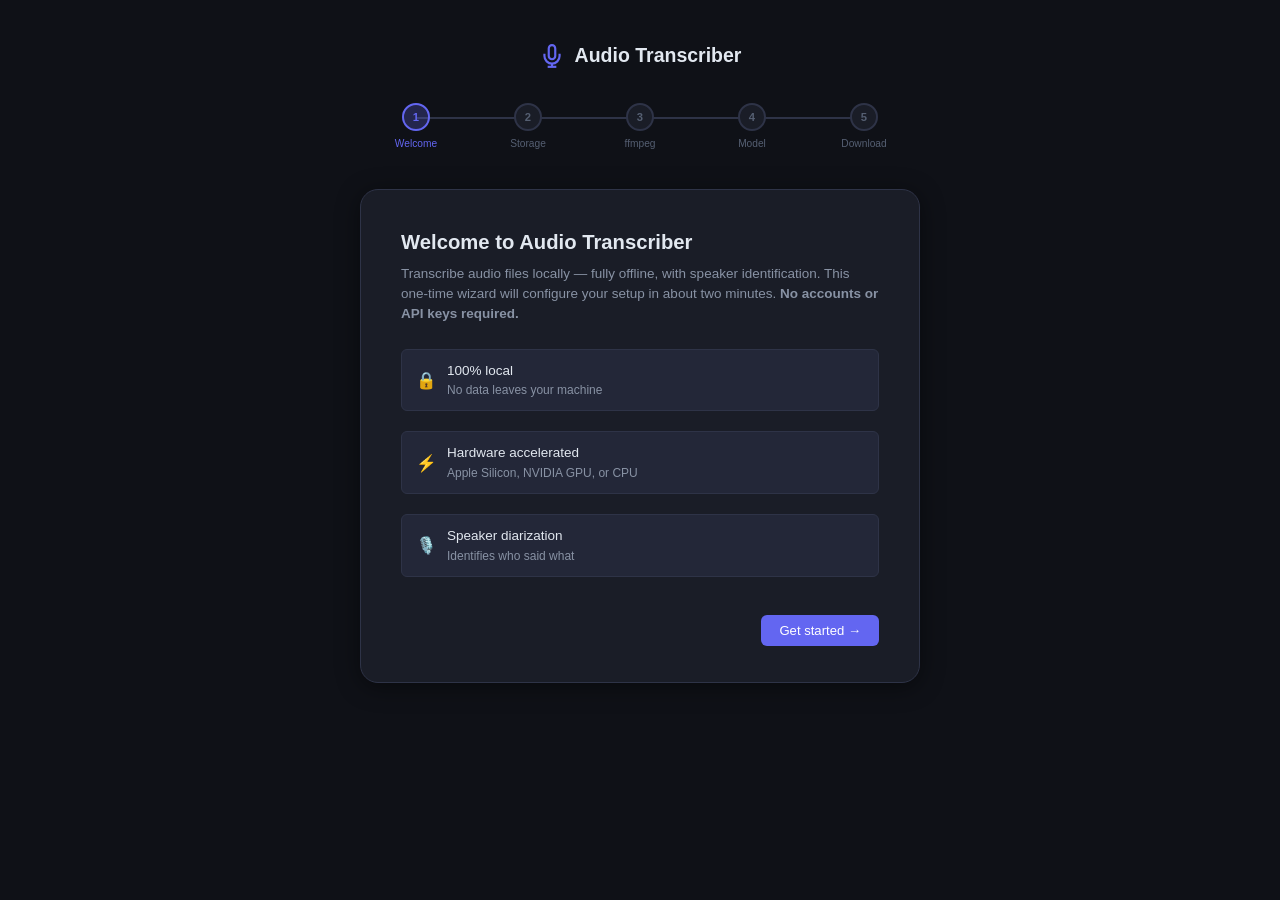
<file: app/templates/setup.html>
<!DOCTYPE html>
<html lang="en" data-theme="dark">
<head>
  <meta charset="UTF-8" />
  <meta name="viewport" content="width=device-width, initial-scale=1.0" />
  <title>Setup — Audio Transcriber</title>
  <link rel="stylesheet" href="/static/style.css" />
  <style>
    .setup-shell {
      min-height: 100vh;
      display: flex;
      flex-direction: column;
      align-items: center;
      justify-content: flex-start;
      padding: 40px 16px 60px;
      background: var(--bg);
    }

    .setup-logo {
      display: flex;
      align-items: center;
      gap: 10px;
      font-size: 1.3rem;
      font-weight: 700;
      color: var(--text);
      margin-bottom: 32px;
    }
    .setup-logo svg { color: var(--accent); }

    /* Step breadcrumb */
    .step-bar {
      display: flex;
      align-items: center;
      gap: 0;
      margin-bottom: 36px;
      width: 100%;
      max-width: 560px;
    }

    .step-crumb {
      display: flex;
      flex-direction: column;
      align-items: center;
      gap: 5px;
      flex: 1;
      position: relative;
    }

    .step-crumb::before {
      content: '';
      position: absolute;
      top: 14px;
      left: -50%;
      width: 100%;
      height: 2px;
      background: var(--border);
      z-index: 0;
    }
    .step-crumb:first-child::before { display: none; }
    .step-crumb.done::before { background: var(--accent); }

    .step-num {
      width: 28px; height: 28px;
      border-radius: 50%;
      border: 2px solid var(--border);
      background: var(--surface);
      display: grid;
      place-items: center;
      font-size: 0.75rem;
      font-weight: 700;
      color: var(--text-dim);
      z-index: 1;
      transition: all .25s;
    }
    .step-crumb.active .step-num {
      border-color: var(--accent);
      color: var(--accent);
      background: var(--accent-glow);
    }
    .step-crumb.done .step-num {
      border-color: var(--accent);
      background: var(--accent);
      color: #fff;
    }

    .step-crumb-label {
      font-size: 0.68rem;
      color: var(--text-dim);
      white-space: nowrap;
    }
    .step-crumb.active .step-crumb-label { color: var(--accent); }
    .step-crumb.done   .step-crumb-label { color: var(--text-muted); }

    /* Card */
    .setup-card {
      width: 100%;
      max-width: 560px;
      background: var(--surface);
      border: 1px solid var(--border);
      border-radius: var(--radius-lg);
      padding: 36px 40px;
      box-shadow: var(--shadow);
      animation: fade-up .25s ease;
    }

    .setup-step { display: none; }
    .setup-step.active { display: block; }

    .setup-heading {
      font-size: 1.35rem;
      font-weight: 700;
      margin-bottom: 6px;
    }

    .setup-sub {
      color: var(--text-muted);
      font-size: 0.9rem;
      margin-bottom: 24px;
      line-height: 1.5;
    }

    .setup-footer {
      display: flex;
      justify-content: flex-end;
      gap: 10px;
      margin-top: 28px;
    }

    /* Check item */
    .check-item {
      display: flex;
      align-items: center;
      gap: 10px;
      padding: 10px 14px;
      border-radius: var(--radius-sm);
      border: 1px solid var(--border);
      background: var(--surface-2);
      margin-bottom: 10px;
    }
    .check-icon { font-size: 1.1rem; flex-shrink: 0; }
    .check-label { font-weight: 500; font-size: 0.9rem; }
    .check-detail { font-size: 0.8rem; color: var(--text-muted); }

    /* Download progress */
    .dl-item {
      margin-bottom: 16px;
    }
    .dl-label {
      display: flex;
      justify-content: space-between;
      font-size: 0.85rem;
      margin-bottom: 6px;
    }
    .dl-pct { color: var(--text-muted); }
    .dl-bar-wrap {
      background: var(--surface-2);
      border-radius: 99px;
      height: 6px;
      overflow: hidden;
    }
    .dl-bar {
      height: 100%;
      border-radius: 99px;
      background: linear-gradient(90deg, var(--accent), #818cf8);
      background-size: 200% 100%;
      width: 0%;
      transition: width .35s ease;
    }
    .dl-bar.running { animation: shimmer 1.4s linear infinite; }

    .install-hint {
      background: var(--surface-2);
      border: 1px solid var(--border);
      border-radius: var(--radius-sm);
      padding: 10px 14px;
      font-family: monospace;
      font-size: 0.82rem;
      color: var(--text-muted);
      margin-top: 8px;
    }
  </style>
</head>
<body>
<div class="setup-shell">
  <div class="setup-logo">
    <svg width="26" height="26" viewBox="0 0 24 24" fill="none" stroke="currentColor" stroke-width="2">
      <path d="M12 2a3 3 0 0 0-3 3v7a3 3 0 0 0 6 0V5a3 3 0 0 0-3-3z"/>
      <path d="M19 10v2a7 7 0 0 1-14 0v-2"/>
      <line x1="12" y1="19" x2="12" y2="22"/>
      <line x1="8" y1="22" x2="16" y2="22"/>
    </svg>
    Audio Transcriber
  </div>

  <!-- Step indicator -->
  <div class="step-bar" id="step-bar">
    <div class="step-crumb active" data-step="1"><div class="step-num">1</div><span class="step-crumb-label">Welcome</span></div>
    <div class="step-crumb" data-step="2"><div class="step-num">2</div><span class="step-crumb-label">Storage</span></div>
    <div class="step-crumb" data-step="3"><div class="step-num">3</div><span class="step-crumb-label">ffmpeg</span></div>
    <div class="step-crumb" data-step="4"><div class="step-num">4</div><span class="step-crumb-label">Model</span></div>
    <div class="step-crumb" data-step="5"><div class="step-num">5</div><span class="step-crumb-label">Download</span></div>
  </div>

  <div class="setup-card">

    <!-- Step 1: Welcome -->
    <div class="setup-step active" id="step-1">
      <div class="setup-heading">Welcome to Audio Transcriber</div>
      <div class="setup-sub">
        Transcribe audio files locally — fully offline, with speaker identification.
        This one-time wizard will configure your setup in about two minutes.
        <strong>No accounts or API keys required.</strong>
      </div>
      <div style="display:flex;flex-direction:column;gap:10px;margin-bottom:8px">
        <div class="check-item">
          <span class="check-icon">🔒</span>
          <div><div class="check-label">100% local</div><div class="check-detail">No data leaves your machine</div></div>
        </div>
        <div class="check-item">
          <span class="check-icon">⚡</span>
          <div><div class="check-label">Hardware accelerated</div><div class="check-detail">Apple Silicon, NVIDIA GPU, or CPU</div></div>
        </div>
        <div class="check-item">
          <span class="check-icon">🎙️</span>
          <div><div class="check-label">Speaker diarization</div><div class="check-detail">Identifies who said what</div></div>
        </div>
      </div>
      <div class="setup-footer">
        <button type="button" class="btn btn-primary" id="step1-next">Get started →</button>
      </div>
    </div>

    <!-- Step 2: Storage -->
    <div class="setup-step" id="step-2">
      <div class="setup-heading">Storage location</div>
      <div class="setup-sub">Where should transcriptions and audio files be saved?</div>
      <div class="form-group">
        <label class="form-label">Directory</label>
        <input type="text" class="form-input" id="setup-storage-dir" value="" placeholder="~/AudioTranscriptions" />
        <span class="form-hint" id="storage-hint"></span>
      </div>
      <div class="setup-footer">
        <button type="button" class="btn btn-ghost" id="step2-back">← Back</button>
        <button type="button" class="btn btn-primary" id="step2-next">Next →</button>
      </div>
    </div>

    <!-- Step 3: ffmpeg check -->
    <div class="setup-step" id="step-3">
      <div class="setup-heading">System check</div>
      <div class="setup-sub">Verifying that required system tools are available.</div>
      <div id="ffmpeg-status" style="margin-bottom:16px">
        <div class="check-item">
          <span class="spinner" style="width:18px;height:18px"></span>
          <div><div class="check-label">Checking ffmpeg …</div></div>
        </div>
      </div>
      <div id="ffmpeg-hint" style="display:none"></div>
      <div class="setup-footer">
        <button type="button" class="btn btn-ghost" id="step3-back">← Back</button>
        <button type="button" class="btn btn-primary" id="step3-next" disabled>Next →</button>
      </div>
    </div>

    <!-- Step 4: Model size -->
    <div class="setup-step" id="step-4">
      <div class="setup-heading">Choose model size</div>
      <div class="setup-sub">
        Larger models produce more accurate transcriptions but require more memory.
        Badges show what can run accelerated on your hardware.
      </div>
      <div class="model-cards" id="setup-model-cards" style="margin-bottom:8px">
        <div style="color:var(--text-dim)">Loading hardware info …</div>
      </div>
      <div class="setup-footer">
        <button type="button" class="btn btn-ghost" id="step4-back">← Back</button>
        <button type="button" class="btn btn-primary" id="step4-next">Next →</button>
      </div>
    </div>

    <!-- Step 5: Download -->
    <div class="setup-step" id="step-5">
      <div class="setup-heading">Downloading models</div>
      <div class="setup-sub">
        Models are downloaded once to your local cache (~80 MB for diarization, varies for Whisper).
        This may take a few minutes depending on your internet speed.
      </div>

      <div class="dl-item">
        <div class="dl-label"><span>Diarization models (ECAPA-TDNN + VAD)</span><span class="dl-pct" id="dl-pct-diarization">0%</span></div>
        <div class="dl-bar-wrap"><div class="dl-bar" id="dl-bar-diarization"></div></div>
      </div>
      <div class="dl-item">
        <div class="dl-label"><span id="dl-whisper-label">Whisper model</span><span class="dl-pct" id="dl-pct-whisper">0%</span></div>
        <div class="dl-bar-wrap"><div class="dl-bar" id="dl-bar-whisper"></div></div>
      </div>

      <div id="dl-log" style="font-size:.82rem;color:var(--text-muted);min-height:1.4em;margin-top:8px"></div>
      <div id="dl-error" style="color:var(--red);font-size:.85rem;margin-top:8px;display:none"></div>

      <div class="setup-footer">
        <button type="button" class="btn btn-primary" id="step5-start" style="min-width:130px">Start download</button>
        <button type="button" class="btn btn-primary" id="step5-finish" style="display:none">Open app →</button>
      </div>
    </div>

  </div><!-- /setup-card -->
</div><!-- /setup-shell -->

<script src="/static/setup.js"></script>
</body>
</html>
</file>
<file: static/style.css>
/* =========================================================
   Audio Transcriber — Design System
   ========================================================= */

/* ── CSS custom properties ─────────────────────────────── */
:root {
  --bg:          #0f1117;
  --surface:     #1a1d27;
  --surface-2:   #232738;
  --border:      #2e3347;
  --accent:      #6366f1;
  --accent-dim:  #4f52c9;
  --accent-glow: rgba(99, 102, 241, 0.25);
  --text:        #e2e8f0;
  --text-muted:  #8892a4;
  --text-dim:    #555f72;
  --green:       #22c55e;
  --yellow:      #eab308;
  --red:         #ef4444;
  --radius-sm:   6px;
  --radius:      12px;
  --radius-lg:   18px;
  --shadow:      0 4px 24px rgba(0,0,0,.45);
  --shadow-sm:   0 2px 8px rgba(0,0,0,.3);
  --transition:  180ms ease;

  /* Speaker colors (hue rotation, 8 speakers) */
  --sp1: hsl(240,70%,65%);
  --sp2: hsl(287,65%,60%);
  --sp3: hsl(340,70%,60%);
  --sp4: hsl(28, 80%,58%);
  --sp5: hsl(75, 65%,52%);
  --sp6: hsl(170,60%,50%);
  --sp7: hsl(200,70%,58%);
  --sp8: hsl(55, 75%,55%);
}

[data-theme="light"] {
  --bg:        #f4f6fb;
  --surface:   #ffffff;
  --surface-2: #eef0f8;
  --border:    #d5d9e9;
  --text:      #1a1d2e;
  --text-muted:#5a6075;
  --text-dim:  #9aa0b5;
  --shadow:    0 4px 24px rgba(0,0,0,.10);
  --shadow-sm: 0 2px 8px rgba(0,0,0,.07);
}

[data-theme="light"] .top-nav {
  background: rgba(244, 246, 251, 0.82);
}
[data-theme="light"] .card,
[data-theme="light"] .tx-card,
[data-theme="light"] .viewer-body {
  background: rgba(255, 255, 255, 0.82);
}
[data-theme="light"] .file-preview,
[data-theme="light"] .hw-strip {
  background: rgba(238, 240, 248, 0.82);
}
[data-theme="light"] .bg-orbs::before {
  background: radial-gradient(circle, rgba(99,102,241,0.04) 0%, transparent 70%);
}
[data-theme="light"] .bg-orbs::after {
  background: radial-gradient(circle, rgba(129,140,248,0.03) 0%, transparent 70%);
}

/* ── Reset & base ───────────────────────────────────────── */
*, *::before, *::after { box-sizing: border-box; margin: 0; padding: 0; }

html { font-size: 15px; }

body {
  background: var(--bg);
  color: var(--text);
  font-family: -apple-system, BlinkMacSystemFont, "Inter", "Segoe UI", sans-serif;
  line-height: 1.6;
  min-height: 100vh;
  overflow-x: hidden;
}

a { color: var(--accent); text-decoration: none; }
a:hover { text-decoration: underline; }

button, input, select, textarea {
  font-family: inherit;
  font-size: inherit;
}

/* ── Scrollbar ──────────────────────────────────────────── */
::-webkit-scrollbar { width: 6px; height: 6px; }
::-webkit-scrollbar-track { background: var(--bg); }
::-webkit-scrollbar-thumb { background: var(--border); border-radius: 3px; }

/* ── Keyframes ──────────────────────────────────────────── */
@keyframes fade-up {
  from { opacity: 0; transform: translateY(16px); }
  to   { opacity: 1; transform: translateY(0); }
}

@keyframes fade-in {
  from { opacity: 0; }
  to   { opacity: 1; }
}

@keyframes shimmer {
  0%   { background-position: -200% 0; }
  100% { background-position:  200% 0; }
}

@keyframes pulse-border {
  0%, 100% { border-color: var(--border); }
  50%       { border-color: var(--accent); }
}

@keyframes spin {
  to { transform: rotate(360deg); }
}

@keyframes check-draw {
  from { stroke-dashoffset: 20; }
  to   { stroke-dashoffset: 0; }
}

@keyframes toast-slide-in {
  from { transform: translateX(calc(100% + 28px)); opacity: 0; }
  to   { transform: translateX(0); opacity: 1; }
}

@keyframes upload-breathe {
  0%, 100% { box-shadow: 0 0 0 transparent; }
  50%       { box-shadow: 0 0 40px rgba(99,102,241,0.13), inset 0 0 20px rgba(99,102,241,0.04); }
}

@keyframes card-spring-in {
  from { opacity: 0; transform: translateY(20px) scale(0.97); }
  to   { opacity: 1; transform: translateY(0) scale(1); }
}

@keyframes wave-bar {
  from { transform: scaleY(0.35); opacity: 0.22; }
  to   { transform: scaleY(1);    opacity: 0.5; }
}

@keyframes ripple-ring {
  0%   { transform: scale(1);   opacity: 0.55; }
  100% { transform: scale(1.9); opacity: 0; }
}

/* ── Layout ─────────────────────────────────────────────── */
.app-shell {
  display: grid;
  grid-template-rows: 56px 1fr;
  min-height: 100vh;
}

/* ── Top nav ────────────────────────────────────────────── */
.top-nav {
  display: flex;
  align-items: center;
  gap: 16px;
  padding: 0 24px;
  background: rgba(26, 29, 39, 0.78);
  backdrop-filter: blur(14px);
  -webkit-backdrop-filter: blur(14px);
  border-bottom: 1px solid var(--border);
  position: sticky;
  top: 0;
  z-index: 100;
}

.nav-logo {
  display: flex;
  align-items: center;
  gap: 8px;
  font-weight: 700;
  font-size: 1rem;
  white-space: nowrap;
  background: linear-gradient(135deg, var(--text) 40%, var(--accent));
  -webkit-background-clip: text;
  background-clip: text;
  -webkit-text-fill-color: transparent;
}

.nav-logo svg { color: var(--accent); }

.nav-logo svg {
  transition: color var(--transition), filter var(--transition);
}
.nav-logo:hover svg {
  filter: drop-shadow(0 0 6px rgba(99,102,241,0.65));
}

.nav-tabs {
  display: flex;
  gap: 2px;
  flex: 1;
  margin-left: 8px;
}

.nav-tab {
  padding: 6px 14px;
  border-radius: var(--radius-sm);
  cursor: pointer;
  font-size: 0.875rem;
  color: var(--text-muted);
  border: none;
  background: none;
  transition: background var(--transition), color var(--transition);
  white-space: nowrap;
  -webkit-appearance: none;
  appearance: none;
}

.nav-tab:hover { background: var(--surface-2); color: var(--text); }
.nav-tab.active { background: var(--accent-glow); color: var(--accent); font-weight: 600; }

.nav-actions {
  display: flex;
  align-items: center;
  gap: 8px;
  margin-left: auto;
}

/* ── Theme toggle ───────────────────────────────────────── */
.theme-btn {
  width: 34px; height: 34px;
  border: 1px solid var(--border);
  border-radius: var(--radius-sm);
  background: none;
  color: var(--text-muted);
  cursor: pointer;
  display: grid;
  place-items: center;
  transition: color var(--transition), border-color var(--transition);
  -webkit-appearance: none;
  appearance: none;
}
.theme-btn:hover { color: var(--text); border-color: var(--accent); }

/* ── Page content ───────────────────────────────────────── */
.page { display: none; padding: 28px 24px; max-width: 1100px; margin: 0 auto; }
.page.active { display: block; animation: fade-up .25s ease; }

/* ── Cards ──────────────────────────────────────────────── */
.card {
  background: rgba(26, 29, 39, 0.72);
  backdrop-filter: blur(8px);
  -webkit-backdrop-filter: blur(8px);
  border: 1px solid var(--border);
  border-radius: var(--radius);
  padding: 20px;
  box-shadow: var(--shadow-sm);
}

.card:hover {
  box-shadow: 0 8px 32px rgba(99,102,241,0.15), var(--shadow-sm);
  border-color: rgba(99,102,241,0.35);
}

.card-title {
  font-size: 0.8rem;
  font-weight: 600;
  text-transform: uppercase;
  letter-spacing: .08em;
  margin-bottom: 12px;
  background: linear-gradient(135deg, var(--text-muted) 20%, var(--accent));
  -webkit-background-clip: text;
  background-clip: text;
  -webkit-text-fill-color: transparent;
}

/* ── Buttons ────────────────────────────────────────────── */
.btn {
  display: inline-flex;
  align-items: center;
  gap: 6px;
  padding: 8px 18px;
  border-radius: var(--radius-sm);
  border: none;
  cursor: pointer;
  font-size: 0.875rem;
  font-weight: 500;
  transition: opacity var(--transition), transform var(--transition), background var(--transition);
  -webkit-appearance: none;
  appearance: none;
}
.btn:active { transform: scale(.97); }
.btn:disabled { opacity: .4; pointer-events: none; }

.btn-primary { background: var(--accent); color: #fff; }
.btn-primary:hover { background: var(--accent-dim); }

.btn-ghost {
  background: var(--surface-2);
  color: var(--text);
  border: 1px solid var(--border);
}
.btn-ghost:hover { border-color: var(--accent); color: var(--accent); }

.btn-danger { background: var(--red); color: #fff; }
.btn-danger:hover { opacity: .85; }

.btn-success { background: var(--green); color: #fff; }

/* ── Upload zone ─────────────────────────────────────────── */
.upload-zone {
  border: 2px dashed var(--border);
  border-radius: var(--radius-lg);
  padding: 56px 40px;
  text-align: center;
  cursor: pointer;
  transition: border-color var(--transition), background var(--transition);
  position: relative;
  overflow: hidden;
  animation: upload-breathe 3s ease-in-out infinite;
}

.upload-zone:hover,
.upload-zone.drag-over {
  border-color: var(--accent);
  background: var(--accent-glow);
  animation: none;
}

.upload-zone.drag-over {
  background: radial-gradient(ellipse at center, rgba(99,102,241,0.14) 0%, transparent 70%);
  border-color: var(--accent);
  box-shadow: 0 0 60px rgba(99,102,241,0.22), inset 0 0 30px rgba(99,102,241,0.07);
  animation: none;
}

.upload-icon {
  width: 56px; height: 56px;
  margin: 0 auto 16px;
  color: var(--text-dim);
  transition: color var(--transition), transform var(--transition);
}
.upload-zone:hover .upload-icon,
.upload-zone.drag-over .upload-icon {
  color: var(--accent);
  transform: scale(1.1);
}

.upload-label {
  font-size: 1.1rem;
  font-weight: 500;
  color: var(--text);
  display: block;
  margin-bottom: 6px;
}

.upload-sub {
  font-size: 0.85rem;
  color: var(--text-muted);
}

/* Upload zone waveform */
.upload-wave {
  display: flex;
  align-items: center;
  justify-content: center;
  gap: 5px;
  height: 36px;
  margin: 0 auto 14px;
}
.upload-wave span {
  width: 3px;
  border-radius: 99px;
  background: var(--accent);
  animation: wave-bar 1.1s ease-in-out infinite alternate;
  transform-origin: bottom;
}
.upload-wave span:nth-child(1) { height: 12px; animation-delay: 0ms; }
.upload-wave span:nth-child(2) { height: 20px; animation-delay: 150ms; }
.upload-wave span:nth-child(3) { height: 28px; animation-delay: 75ms; }
.upload-wave span:nth-child(4) { height: 16px; animation-delay: 225ms; }
.upload-wave span:nth-child(5) { height: 22px; animation-delay: 110ms; }

/* File preview card */
.file-preview {
  display: none;
  align-items: center;
  gap: 12px;
  background: rgba(35, 39, 56, 0.72);
  backdrop-filter: blur(8px);
  -webkit-backdrop-filter: blur(8px);
  border: 1px solid var(--border);
  border-radius: var(--radius);
  padding: 14px 16px;
  margin-top: 16px;
  animation: fade-up .2s ease;
}
.file-preview.visible { display: flex; }
.file-name { font-weight: 500; font-size: 0.9rem; }
.file-size { font-size: 0.8rem; color: var(--text-muted); }

/* ── Progress timeline ───────────────────────────────────── */
.progress-wrap {
  display: none;
  margin-top: 24px;
  animation: fade-up .25s ease;
}
.progress-wrap.visible { display: block; }

.stage-timeline {
  display: flex;
  align-items: center;
  gap: 0;
  margin-bottom: 20px;
  overflow-x: auto;
  padding-bottom: 4px;
}

.stage-node {
  display: flex;
  flex-direction: column;
  align-items: center;
  gap: 6px;
  flex: 1;
  min-width: 80px;
  position: relative;
}

.stage-dot {
  width: 32px; height: 32px;
  border-radius: 50%;
  border: 2px solid var(--border);
  background: var(--surface);
  display: grid;
  place-items: center;
  z-index: 1;
  transition: border-color .3s, background .3s;
  font-size: 0.7rem;
  color: var(--text-dim);
  position: relative;
}

.stage-node.active .stage-dot {
  border-color: var(--accent);
  background: var(--accent-glow);
  color: var(--accent);
}

.stage-node.done .stage-dot {
  border-color: var(--green);
  background: var(--green);
  color: #fff;
}

.stage-node.active .stage-dot::after {
  content: '';
  position: absolute;
  inset: -6px;
  border-radius: 50%;
  border: 2px solid var(--accent);
  animation: ripple-ring 1.2s ease-out infinite;
  pointer-events: none;
}

.stage-connector {
  flex: 1;
  height: 2px;
  background: var(--border);
  position: relative;
  overflow: hidden;
}
.stage-connector::before {
  content: '';
  position: absolute;
  inset: 0;
  background: var(--green);
  transform: scaleX(0);
  transform-origin: left;
  transition: transform 0.4s cubic-bezier(0.4, 0, 0.2, 1);
}
.stage-connector.done::before {
  transform: scaleX(1);
}

.stage-label {
  font-size: 0.72rem;
  color: var(--text-muted);
  white-space: nowrap;
}
.stage-node.active .stage-label { color: var(--accent); }
.stage-node.done .stage-label { color: var(--green); }

/* Progress bar */
.progress-bar-wrap {
  background: var(--surface-2);
  border-radius: 99px;
  height: 8px;
  overflow: visible;
  margin-bottom: 10px;
}

.progress-bar {
  height: 100%;
  border-radius: 99px;
  background: linear-gradient(90deg, var(--accent), #818cf8, var(--accent));
  background-size: 200% 100%;
  transition: width .4s ease;
  width: 0%;
}

.progress-bar.running {
  animation: shimmer 1.6s linear infinite;
  box-shadow: 4px 0 14px 2px rgba(99,102,241,0.55);
}

.progress-log {
  font-size: 0.82rem;
  color: var(--text-muted);
  min-height: 1.4em;
}

/* ── Library (transcription cards) ─────────────────────── */
.library-header {
  display: flex;
  align-items: center;
  justify-content: space-between;
  margin-bottom: 20px;
  gap: 12px;
  flex-wrap: wrap;
}

.search-input {
  padding: 7px 12px;
  border-radius: var(--radius-sm);
  border: 1px solid var(--border);
  background: var(--surface-2);
  color: var(--text);
  font-size: 0.875rem;
  width: 220px;
  transition: border-color var(--transition);
}
.search-input:focus { outline: none; border-color: var(--accent); }

.tx-grid {
  display: grid;
  grid-template-columns: repeat(auto-fill, minmax(280px, 1fr));
  gap: 16px;
}

.tx-card {
  background: rgba(26, 29, 39, 0.72);
  backdrop-filter: blur(8px);
  -webkit-backdrop-filter: blur(8px);
  border: 1px solid var(--border);
  border-radius: var(--radius);
  padding: 16px;
  cursor: pointer;
  transition: transform var(--transition), border-color var(--transition), box-shadow var(--transition);
  animation: card-spring-in 0.45s cubic-bezier(0.34, 1.56, 0.64, 1) both;
}

.tx-card:hover {
  transform: translateY(-3px);
  border-color: rgba(99,102,241,0.45);
  box-shadow: 0 8px 32px rgba(99,102,241,0.18), 0 2px 8px rgba(0,0,0,0.3);
}

.tx-meta { display: flex; flex-wrap: wrap; gap: 6px; margin-top: 10px; }

.pill {
  font-size: 0.72rem;
  padding: 2px 8px;
  border-radius: 99px;
  background: var(--surface-2);
  border: 1px solid var(--border);
  color: var(--text-muted);
  white-space: nowrap;
}

.pill.accent { background: var(--accent-glow); border-color: var(--accent); color: var(--accent); }
.pill.green  { background: rgba(34,197,94,.12); border-color: var(--green); color: var(--green); }
.pill.yellow { background: rgba(234,179,8,.12); border-color: var(--yellow); color: var(--yellow); }

.empty-state {
  text-align: center;
  padding: 60px 0;
  color: var(--text-dim);
}
.empty-state svg { margin: 0 auto 16px; opacity: .3; }

/* ── Viewer ──────────────────────────────────────────────── */
.viewer-header {
  display: flex;
  align-items: flex-start;
  gap: 12px;
  margin-bottom: 20px;
  flex-wrap: wrap;
}

.viewer-meta-strip {
  display: flex;
  flex-wrap: wrap;
  gap: 8px;
  margin-bottom: 20px;
}

.viewer-body {
  background: rgba(26, 29, 39, 0.72);
  backdrop-filter: blur(8px);
  -webkit-backdrop-filter: blur(8px);
  border: 1px solid var(--border);
  border-radius: var(--radius);
  padding: 24px 28px;
}

/* Speaker sections inside rendered markdown */
.viewer-body h2 {
  font-size: 0.88rem;
  font-weight: 600;
  margin: 24px 0 8px;
  padding: 6px 12px;
  border-radius: var(--radius-sm);
  display: inline-block;
}

/* Color each speaker differently */
.speaker-1 h2, h2[data-speaker="1"] { border-left: 3px solid var(--sp1); padding-left: 12px; color: var(--sp1); background: rgba(99,102,241,.08); }
.speaker-2 h2, h2[data-speaker="2"] { border-left: 3px solid var(--sp2); padding-left: 12px; color: var(--sp2); background: rgba(168,85,247,.08); }
.speaker-3 h2, h2[data-speaker="3"] { border-left: 3px solid var(--sp3); padding-left: 12px; color: var(--sp3); background: rgba(239,68,68,.08); }
.speaker-4 h2, h2[data-speaker="4"] { border-left: 3px solid var(--sp4); padding-left: 12px; color: var(--sp4); background: rgba(249,115,22,.08); }
.speaker-5 h2, h2[data-speaker="5"] { border-left: 3px solid var(--sp5); padding-left: 12px; color: var(--sp5); background: rgba(132,204,22,.08); }
.speaker-6 h2, h2[data-speaker="6"] { border-left: 3px solid var(--sp6); padding-left: 12px; color: var(--sp6); background: rgba(20,184,166,.08); }
.speaker-7 h2, h2[data-speaker="7"] { border-left: 3px solid var(--sp7); padding-left: 12px; color: var(--sp7); background: rgba(14,165,233,.08); }
.speaker-8 h2, h2[data-speaker="8"] { border-left: 3px solid var(--sp8); padding-left: 12px; color: var(--sp8); background: rgba(234,179,8,.08); }

.viewer-body p { color: var(--text); line-height: 1.7; margin-bottom: 4px; }
.viewer-body hr { border: none; border-top: 1px solid var(--border); margin: 20px 0; }
.viewer-body h1 { font-size: 1.3rem; margin-bottom: 8px; }

/* ── Settings ────────────────────────────────────────────── */
.settings-grid { display: grid; gap: 16px; }

.hw-strip {
  display: flex;
  gap: 12px;
  flex-wrap: wrap;
  padding: 14px 18px;
  background: rgba(35, 39, 56, 0.72);
  backdrop-filter: blur(8px);
  -webkit-backdrop-filter: blur(8px);
  border: 1px solid var(--border);
  border-radius: var(--radius);
  margin-bottom: 20px;
  align-items: center;
}

.hw-item { font-size: 0.82rem; color: var(--text-muted); }
.hw-item strong { color: var(--text); }

.form-group { display: flex; flex-direction: column; gap: 6px; }

.form-label {
  font-size: 0.82rem;
  font-weight: 600;
  color: var(--text-muted);
  text-transform: uppercase;
  letter-spacing: .06em;
}

.form-input {
  padding: 9px 13px;
  border-radius: var(--radius-sm);
  border: 1px solid var(--border);
  background: var(--surface-2);
  color: var(--text);
  font-size: 0.9rem;
  transition: border-color var(--transition);
  width: 100%;
}
.form-input:focus {
  outline: none;
  border-color: var(--accent);
  box-shadow: 0 0 0 3px rgba(99,102,241,0.2);
}

.form-hint { font-size: 0.78rem; color: var(--text-dim); }

/* Model size radio cards */
.model-cards {
  display: grid;
  grid-template-columns: repeat(auto-fill, minmax(200px, 1fr));
  gap: 10px;
}

.model-card {
  border: 2px solid var(--border);
  border-radius: var(--radius);
  padding: 14px;
  cursor: pointer;
  transition: border-color var(--transition), background var(--transition);
  position: relative;
}

.model-card:hover { border-color: var(--accent-dim); }
.model-card.selected { border-color: var(--accent); background: var(--accent-glow); box-shadow: 0 0 0 1px rgba(99,102,241,0.5), 0 4px 20px rgba(99,102,241,0.15); }
.model-card.recommended::after {
  content: "★ Recommended";
  position: absolute;
  top: -10px;
  right: 10px;
  font-size: 0.65rem;
  font-weight: 700;
  background: var(--accent);
  color: #fff;
  padding: 2px 7px;
  border-radius: 99px;
}

.model-card-header {
  display: flex;
  align-items: center;
  justify-content: space-between;
  margin-bottom: 4px;
}

.model-name { font-weight: 700; font-size: 0.95rem; }
.model-desc { font-size: 0.78rem; color: var(--text-muted); margin-bottom: 8px; }

.capability-badge {
  display: inline-flex;
  align-items: center;
  gap: 4px;
  font-size: 0.72rem;
  font-weight: 600;
  padding: 2px 8px;
  border-radius: 99px;
}

.capability-badge.accelerated {
  background: rgba(34,197,94,.15);
  color: var(--green);
  border: 1px solid rgba(34,197,94,.3);
}
.capability-badge.tight {
  background: rgba(234,179,8,.12);
  color: var(--yellow);
  border: 1px solid rgba(234,179,8,.3);
}
.capability-badge.cpu_only {
  background: var(--surface-2);
  color: var(--text-dim);
  border: 1px solid var(--border);
}

.model-note { font-size: 0.7rem; color: var(--text-dim); margin-top: 4px; }

.model-dl-row { margin-top: 8px; }

.model-dl-badge {
  display: inline-flex;
  align-items: center;
  font-size: 0.7rem;
  font-weight: 600;
  padding: 2px 7px;
  border-radius: 99px;
  background: var(--surface-2);
  color: var(--text-dim);
  border: 1px solid var(--border);
}
.model-dl-badge.downloaded {
  background: rgba(34,197,94,.12);
  color: var(--green);
  border-color: rgba(34,197,94,.3);
}

.model-del-btn {
  font-size: 0.68rem;
  font-weight: 600;
  padding: 2px 8px;
  border-radius: var(--radius-sm);
  border: 1px solid rgba(239,68,68,.4);
  background: rgba(239,68,68,.08);
  color: var(--red);
  cursor: pointer;
  transition: background var(--transition), border-color var(--transition);
  flex-shrink: 0;
  -webkit-appearance: none;
  appearance: none;
}
.model-del-btn:hover:not(:disabled) {
  background: rgba(239,68,68,.18);
  border-color: var(--red);
}
.model-del-btn:disabled { opacity: 0.5; cursor: not-allowed; }

/* ── Spinner ─────────────────────────────────────────────── */
.spinner {
  width: 18px; height: 18px;
  border: 2px solid var(--border);
  border-top-color: var(--accent);
  border-radius: 50%;
  animation: spin .7s linear infinite;
  display: inline-block;
  flex-shrink: 0;
}

/* ── Toast notifications ─────────────────────────────────── */
.toast-container {
  position: fixed;
  bottom: 24px;
  right: 24px;
  display: flex;
  flex-direction: column;
  gap: 8px;
  z-index: 999;
  pointer-events: none;
}

.toast {
  padding: 10px 16px;
  border-radius: var(--radius-sm);
  background: var(--surface);
  border: 1px solid var(--border);
  box-shadow: var(--shadow);
  font-size: 0.875rem;
  animation: toast-slide-in 0.3s cubic-bezier(0.34, 1.56, 0.64, 1) forwards;
  pointer-events: all;
  max-width: 320px;
}
.toast.success {
  border-color: var(--green);
  box-shadow: inset -3px 0 0 var(--green), 0 4px 24px rgba(0,0,0,0.4);
}
.toast.error {
  border-color: var(--red);
  box-shadow: inset -3px 0 0 var(--red), 0 4px 24px rgba(0,0,0,0.4);
}

/* ── System stats bar ───────────────────────────────────── */
.sys-stats-bar {
  display: flex;
  align-items: center;
  gap: 10px;
  flex-wrap: wrap;
  margin-top: 14px;
  padding: 8px 14px;
  background: var(--surface-2);
  border: 1px solid var(--border);
  border-radius: var(--radius-sm);
  font-size: 0.78rem;
  color: var(--text-muted);
}

.sys-stat { font-variant-numeric: tabular-nums; }
.sys-stat-divider { color: var(--border); }

/* ── Shutdown overlay ───────────────────────────────────── */
.shutdown-overlay {
  position: fixed;
  inset: 0;
  background: var(--bg);
  z-index: 9999;
  display: flex;
  align-items: center;
  justify-content: center;
  padding: 24px;
  animation: fade-in .4s ease;
}

.shutdown-card {
  max-width: 480px;
  width: 100%;
  text-align: center;
}

.shutdown-icon {
  font-size: 3rem;
  margin-bottom: 16px;
  opacity: .6;
}

.shutdown-title {
  font-size: 1.8rem;
  font-weight: 700;
  margin-bottom: 8px;
}

.shutdown-sub {
  color: var(--text-muted);
  font-size: .95rem;
  margin-bottom: 28px;
}

.shutdown-instructions {
  background: var(--surface);
  border: 1px solid var(--border);
  border-radius: var(--radius);
  padding: 20px 24px;
  text-align: left;
  display: flex;
  flex-direction: column;
  gap: 18px;
}

.shutdown-step {
  display: flex;
  align-items: flex-start;
  gap: 14px;
  min-width: 0;
}

.shutdown-step > div {
  min-width: 0;
  flex: 1;
}

.shutdown-step-num {
  width: 24px;
  height: 24px;
  border-radius: 50%;
  background: var(--accent);
  color: #fff;
  font-size: .75rem;
  font-weight: 700;
  display: grid;
  place-items: center;
  flex-shrink: 0;
  margin-top: 2px;
}

.shutdown-step-label {
  font-size: .82rem;
  color: var(--text-muted);
  margin-bottom: 5px;
}

.shutdown-code {
  display: block;
  background: var(--surface-2);
  border: 1px solid var(--border);
  border-radius: var(--radius-sm);
  padding: 7px 12px;
  font-family: monospace;
  font-size: .85rem;
  color: var(--text);
  letter-spacing: .02em;
  user-select: all;
  word-break: break-all;
  overflow-wrap: anywhere;
}

/* ── Sort bar ────────────────────────────────────────────── */
.sort-bar {
  display: flex;
  align-items: center;
  gap: 6px;
  margin-bottom: 16px;
  flex-wrap: wrap;
}

.sort-label {
  font-size: 0.78rem;
  color: var(--text-dim);
  margin-right: 2px;
}

.sort-btn {
  display: -webkit-inline-flex;
  display: inline-flex;
  -webkit-align-items: center;
  align-items: center;
  padding: 4px 10px;
  border-radius: var(--radius-sm);
  border: 1px solid var(--border);
  background: var(--surface-2);
  color: var(--text-muted);
  cursor: pointer;
  font-size: 0.78rem;
  line-height: 1;
  transition: color var(--transition), border-color var(--transition), background var(--transition);
  -webkit-appearance: none;
  appearance: none;
}
.sort-btn svg {
  display: block;       /* removes inline baseline gap in Safari */
  flex-shrink: 0;
  margin-right: 5px;    /* replaces gap for Safari < 14.1 */
}
.sort-btn:hover { color: var(--text); border-color: var(--accent); }
.sort-btn.active {
  background: var(--accent-glow);
  border-color: var(--accent);
  color: var(--accent);
  font-weight: 600;
}

.sort-dir-btn {
  padding: 4px 8px;
  border-radius: var(--radius-sm);
  border: 1px solid var(--border);
  background: var(--surface-2);
  color: var(--text-muted);
  cursor: pointer;
  font-size: 0.85rem;
  line-height: 1;
  transition: color var(--transition), border-color var(--transition);
  -webkit-appearance: none;
  appearance: none;
}
.sort-dir-btn:hover { color: var(--text); border-color: var(--accent); }

/* ── Card header + edit button ───────────────────────────── */
.tx-card-header {
  display: flex;
  align-items: flex-start;
  justify-content: space-between;
  gap: 6px;
  margin-bottom: 8px;
}

.tx-card-title {
  flex: 1;
  min-width: 0;
  font-weight: 600;
  font-size: 0.95rem;
  white-space: nowrap;
  overflow: hidden;
  text-overflow: ellipsis;
}

.tx-card-edit-btn {
  flex-shrink: 0;
  width: 24px;
  height: 24px;
  border-radius: var(--radius-sm);
  border: 1px solid transparent;
  background: transparent;
  color: var(--text-dim);
  cursor: pointer;
  display: grid;
  place-items: center;
  opacity: 0;
  transition: opacity var(--transition), color var(--transition),
              border-color var(--transition), background var(--transition);
  -webkit-appearance: none;
  appearance: none;
}
.tx-card:hover .tx-card-edit-btn { opacity: 1; }
.tx-card-edit-btn:hover {
  color: var(--accent);
  border-color: var(--accent);
  background: var(--accent-glow);
}

/* ── Edit modal ──────────────────────────────────────────── */
.modal-overlay {
  position: fixed;
  top: 0; right: 0; bottom: 0; left: 0;   /* inset: 0 not supported in Safari < 14.1 */
  background: rgba(0, 0, 0, 0.55);
  z-index: 500;
  display: -webkit-flex;
  display: flex;
  -webkit-align-items: center;
  align-items: center;
  -webkit-justify-content: center;
  justify-content: center;
  padding: 24px;
  backdrop-filter: blur(4px);
  -webkit-backdrop-filter: blur(4px);
  /* visibility/opacity transition works in Safari; display toggle + animation does not */
  visibility: hidden;
  opacity: 0;
  pointer-events: none;
  -webkit-transition: opacity 0.18s ease, visibility 0.18s ease;
  transition: opacity 0.18s ease, visibility 0.18s ease;
}
.modal-overlay.open {
  visibility: visible;
  opacity: 1;
  pointer-events: all;
}
.modal-overlay.open .modal {
  animation: fade-up 0.2s ease;
}

.modal {
  background: var(--surface);
  border: 1px solid var(--border);
  border-radius: var(--radius-lg);
  padding: 24px;
  width: 100%;
  max-width: 440px;
  box-shadow: var(--shadow);
  animation: fade-up 0.2s ease;
}

.modal-header {
  display: flex;
  align-items: center;
  justify-content: space-between;
  margin-bottom: 20px;
}

.modal-title {
  font-size: 1rem;
  font-weight: 600;
}

.modal-close {
  width: 28px;
  height: 28px;
  border-radius: var(--radius-sm);
  border: 1px solid var(--border);
  background: none;
  color: var(--text-muted);
  cursor: pointer;
  display: grid;
  place-items: center;
  font-size: 0.85rem;
  -webkit-appearance: none;
  appearance: none;
  transition: color var(--transition), border-color var(--transition);
}
.modal-close:hover { color: var(--text); border-color: var(--accent); }

.modal-footer {
  display: flex;
  justify-content: flex-end;
  gap: 8px;
  margin-top: 20px;
}

/* ── Responsive ─────────────────────────────────────────── */
@media (max-width: 640px) {
  .nav-tabs { gap: 0; }
  .nav-tab { padding: 6px 10px; font-size: 0.8rem; }
  .page { padding: 16px 12px; }
  .upload-zone { padding: 36px 20px; }
  .model-cards { grid-template-columns: 1fr 1fr; }
}

/* ── Ambient background ──────────────────────────────────── */
@keyframes orb-drift-a {
  from { transform: translate(0, 0) scale(1); }
  to   { transform: translate(40px, -30px) scale(1.08); }
}
@keyframes orb-drift-b {
  from { transform: translate(0, 0) scale(1); }
  to   { transform: translate(-30px, 40px) scale(1.06); }
}

.bg-orbs {
  position: fixed;
  inset: 0;
  z-index: 0;
  pointer-events: none;
  overflow: hidden;
}
.bg-orbs::before {
  content: '';
  position: absolute;
  top: -200px; left: -200px;
  width: 700px; height: 700px;
  border-radius: 50%;
  background: radial-gradient(circle, rgba(99,102,241,0.07) 0%, transparent 70%);
  animation: orb-drift-a 25s ease-in-out infinite alternate;
  will-change: transform;
}
.bg-orbs::after {
  content: '';
  position: absolute;
  bottom: -150px; right: -150px;
  width: 500px; height: 500px;
  border-radius: 50%;
  background: radial-gradient(circle, rgba(129,140,248,0.05) 0%, transparent 70%);
  animation: orb-drift-b 35s ease-in-out infinite alternate;
  will-change: transform;
}

body::before {
  content: '';
  position: fixed;
  inset: 0;
  z-index: -1;
  pointer-events: none;
  opacity: 0.025;
  background-image: url("data:image/svg+xml,%3Csvg viewBox='0 0 200 200' xmlns='http://www.w3.org/2000/svg'%3E%3Cfilter id='n'%3E%3CfeTurbulence type='fractalNoise' baseFrequency='0.9' numOctaves='4' stitchTiles='stitch'/%3E%3C/filter%3E%3Crect width='100%25' height='100%25' filter='url(%23n)'/%3E%3C/svg%3E");
  background-size: 200px 200px;
}

main { position: relative; z-index: 1; }

/* ── Reduced motion ─────────────────────────────────────── */
@media (prefers-reduced-motion: reduce) {
  .bg-orbs::before,
  .bg-orbs::after,
  .upload-zone,
  .upload-wave span,
  .stage-node.active .stage-dot::after,
  .progress-bar.running,
  .tx-card,
  .toast {
    animation: none !important;
    transition: none !important;
  }
}

/* ── Audio player ─────────────────────────────────────── */
.audio-player {
  display: flex;
  align-items: center;
  gap: 10px;
  padding: 10px 16px;
  background: rgba(26,29,39,.82);
  backdrop-filter: blur(10px);
  -webkit-backdrop-filter: blur(10px);
  border: 1px solid var(--border);
  border-radius: var(--radius);
  margin-bottom: 16px;
  position: sticky;
  top: 56px;
  z-index: 10;
}
[data-theme="light"] .audio-player {
  background: rgba(255,255,255,.88);
}
.audio-player .ap-btn {
  background: var(--surface-2);
  border: 1px solid var(--border);
  border-radius: var(--radius-sm);
  color: var(--text);
  cursor: pointer;
  font-size: 1rem;
  line-height: 1;
  padding: 5px 10px;
  transition: border-color var(--transition), color var(--transition);
  flex-shrink: 0;
}
.audio-player .ap-btn:hover { border-color: var(--accent); color: var(--accent); }
.audio-player .ap-time {
  font-size: .78rem;
  color: var(--text-muted);
  white-space: nowrap;
  font-variant-numeric: tabular-nums;
  flex-shrink: 0;
}
.audio-player .ap-seek {
  flex: 1;
  -webkit-appearance: none;
  appearance: none;
  height: 4px;
  border-radius: 2px;
  background: var(--surface-2);
  outline: none;
  cursor: pointer;
}
.audio-player .ap-seek::-webkit-slider-thumb {
  -webkit-appearance: none;
  width: 14px; height: 14px;
  border-radius: 50%;
  background: var(--accent);
  cursor: pointer;
}
.audio-player .ap-seek::-moz-range-thumb {
  width: 14px; height: 14px;
  border-radius: 50%;
  background: var(--accent);
  border: none;
  cursor: pointer;
}
.audio-player .ap-speed {
  background: var(--surface-2);
  border: 1px solid var(--border);
  border-radius: var(--radius-sm);
  color: var(--text-muted);
  font-size: .75rem;
  padding: 4px 6px;
  cursor: pointer;
  flex-shrink: 0;
}

/* ── Speaker turns (click-to-seek) ───────────────────── */
.turn {
  border-radius: var(--radius-sm);
  padding: 2px 0;
  cursor: pointer;
  transition: background var(--transition);
}
.turn:hover { background: rgba(99,102,241,.05); }
.active-turn {
  background: rgba(99,102,241,.09) !important;
  box-shadow: inset 3px 0 0 var(--accent);
  padding-left: 10px;
  margin-left: -10px;
}
</file>
